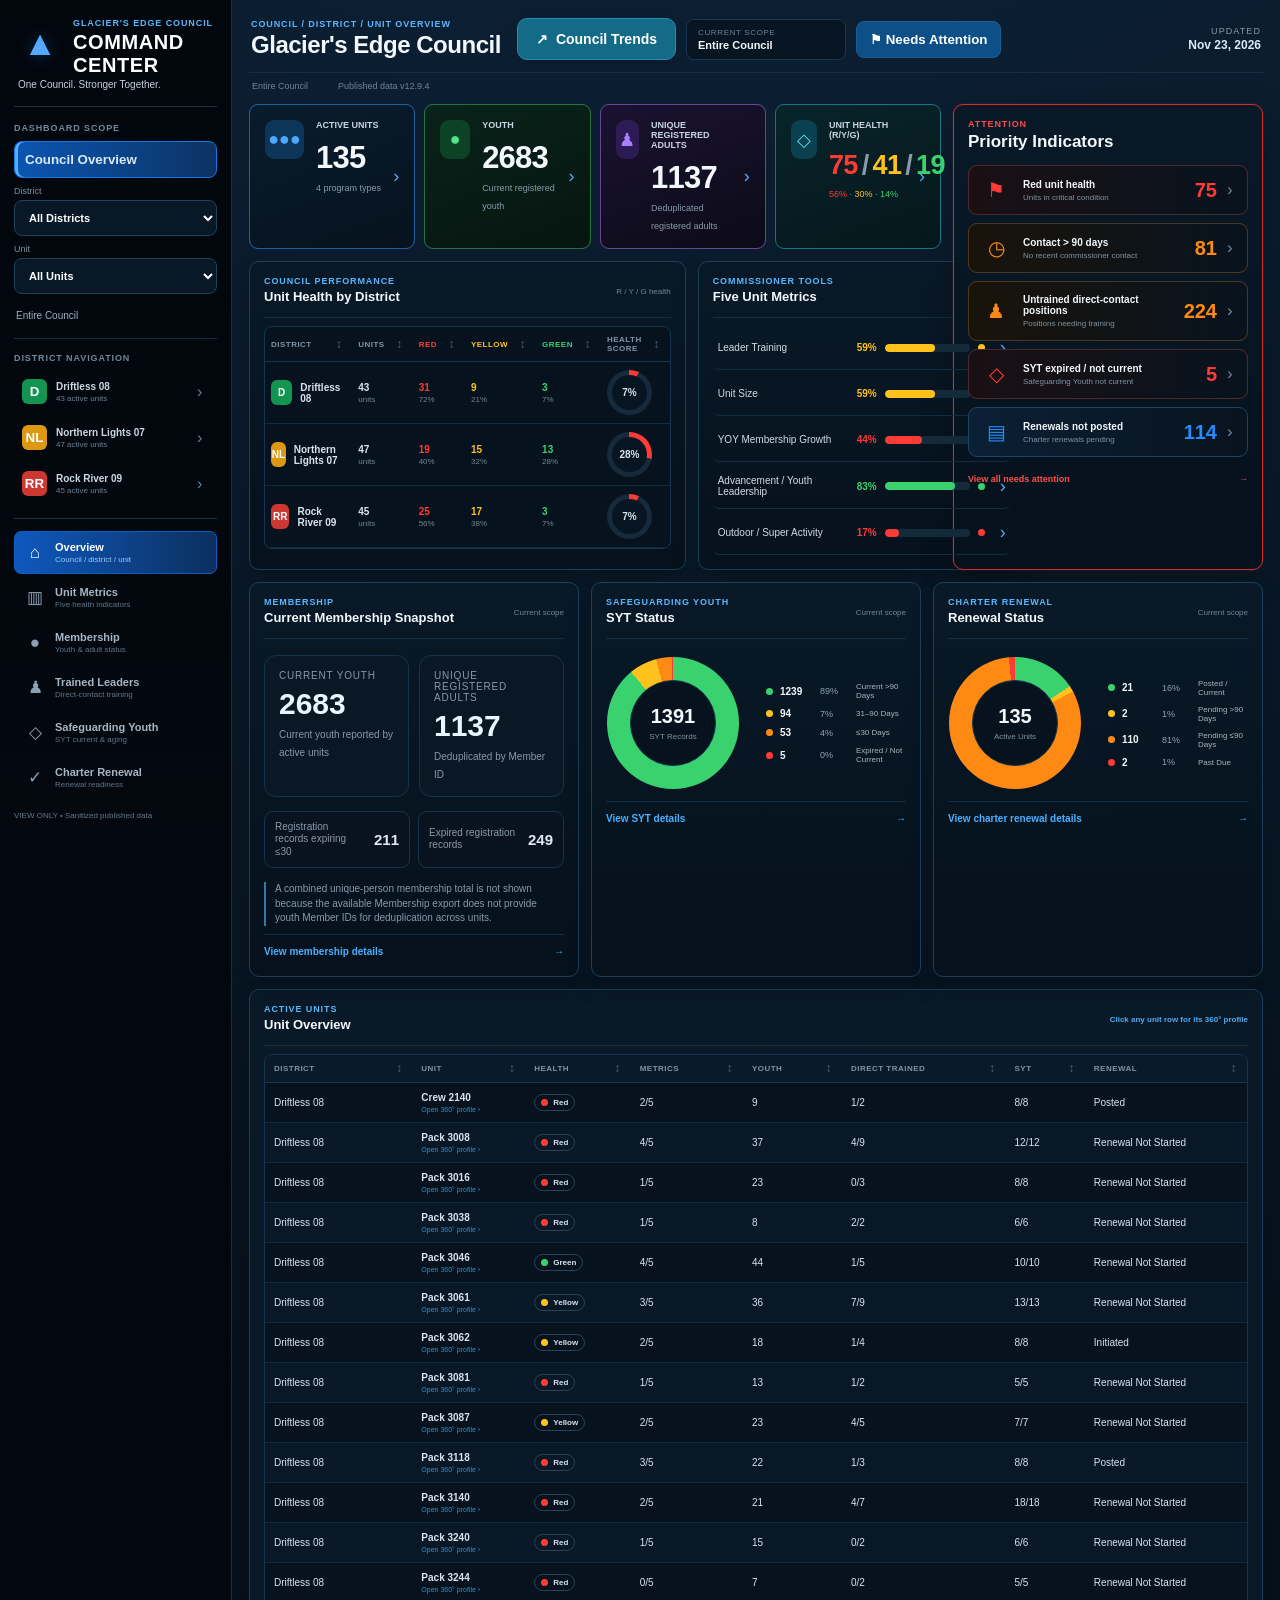
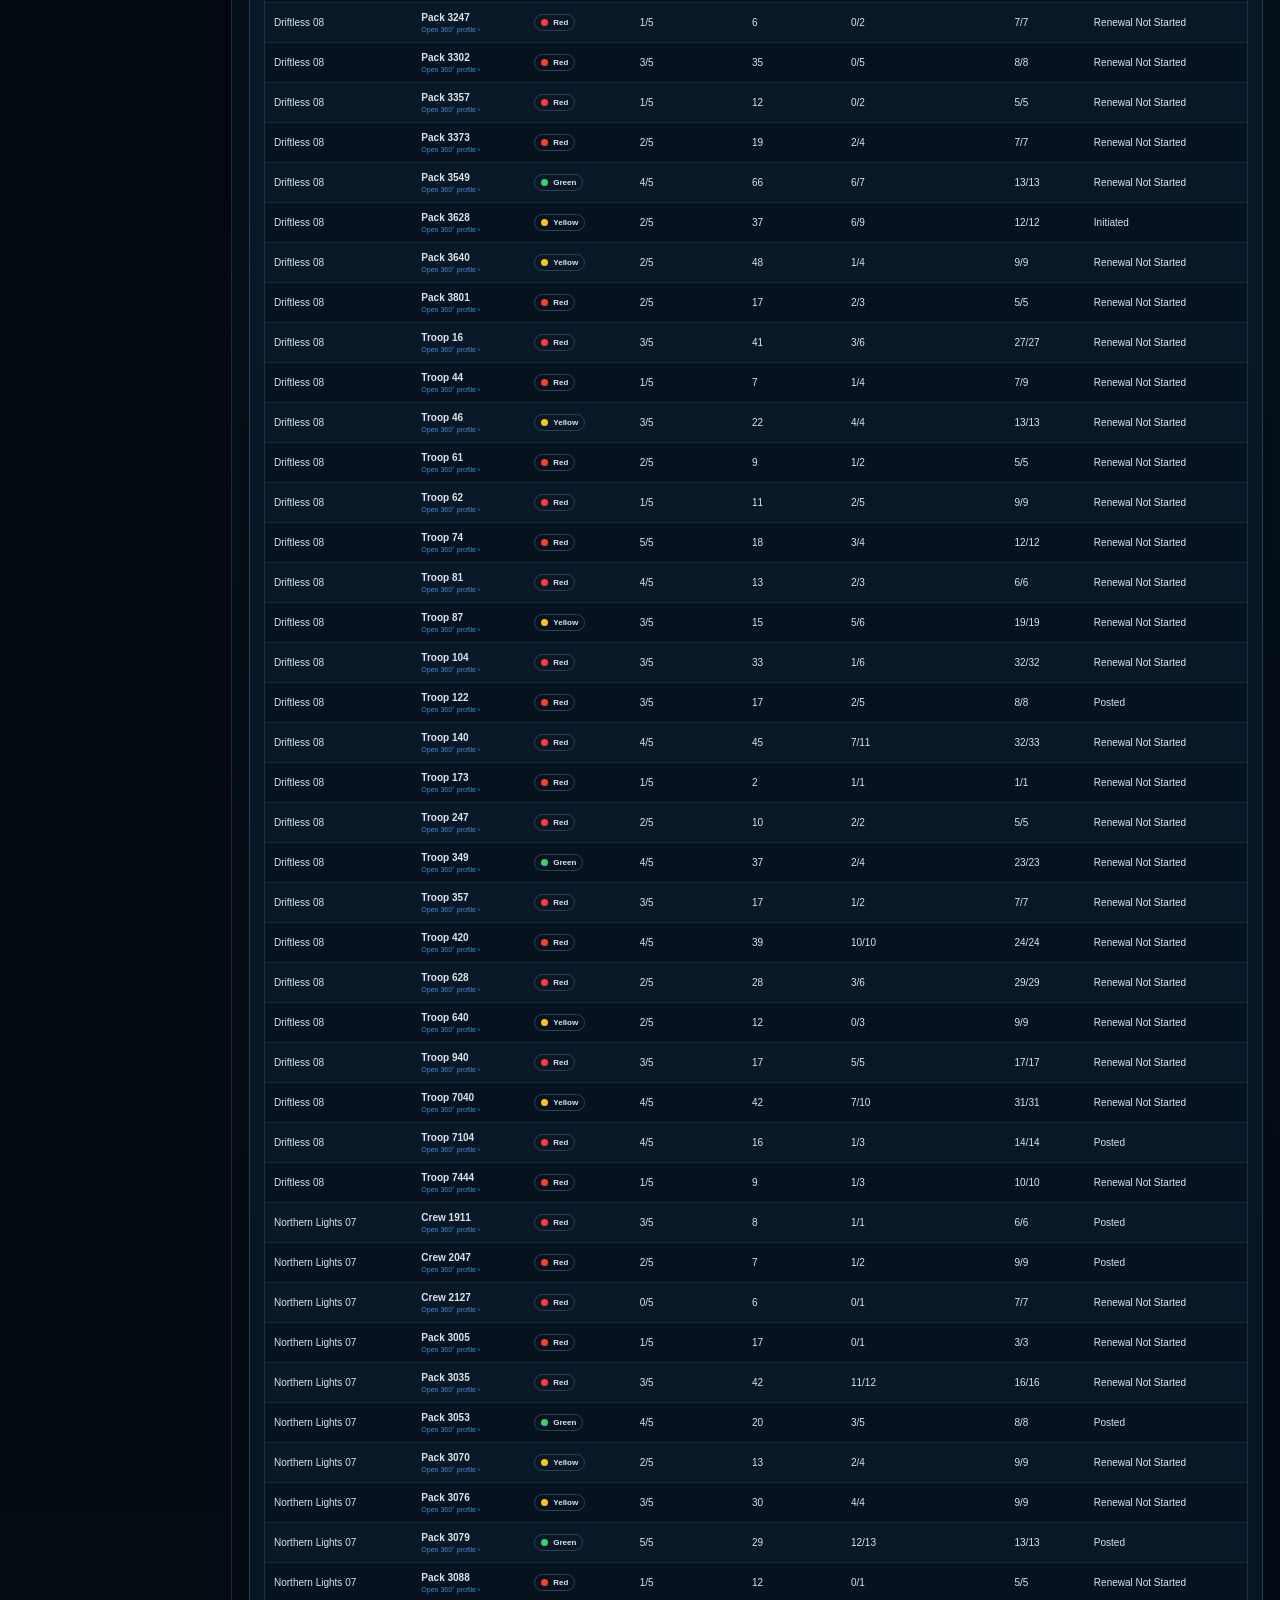
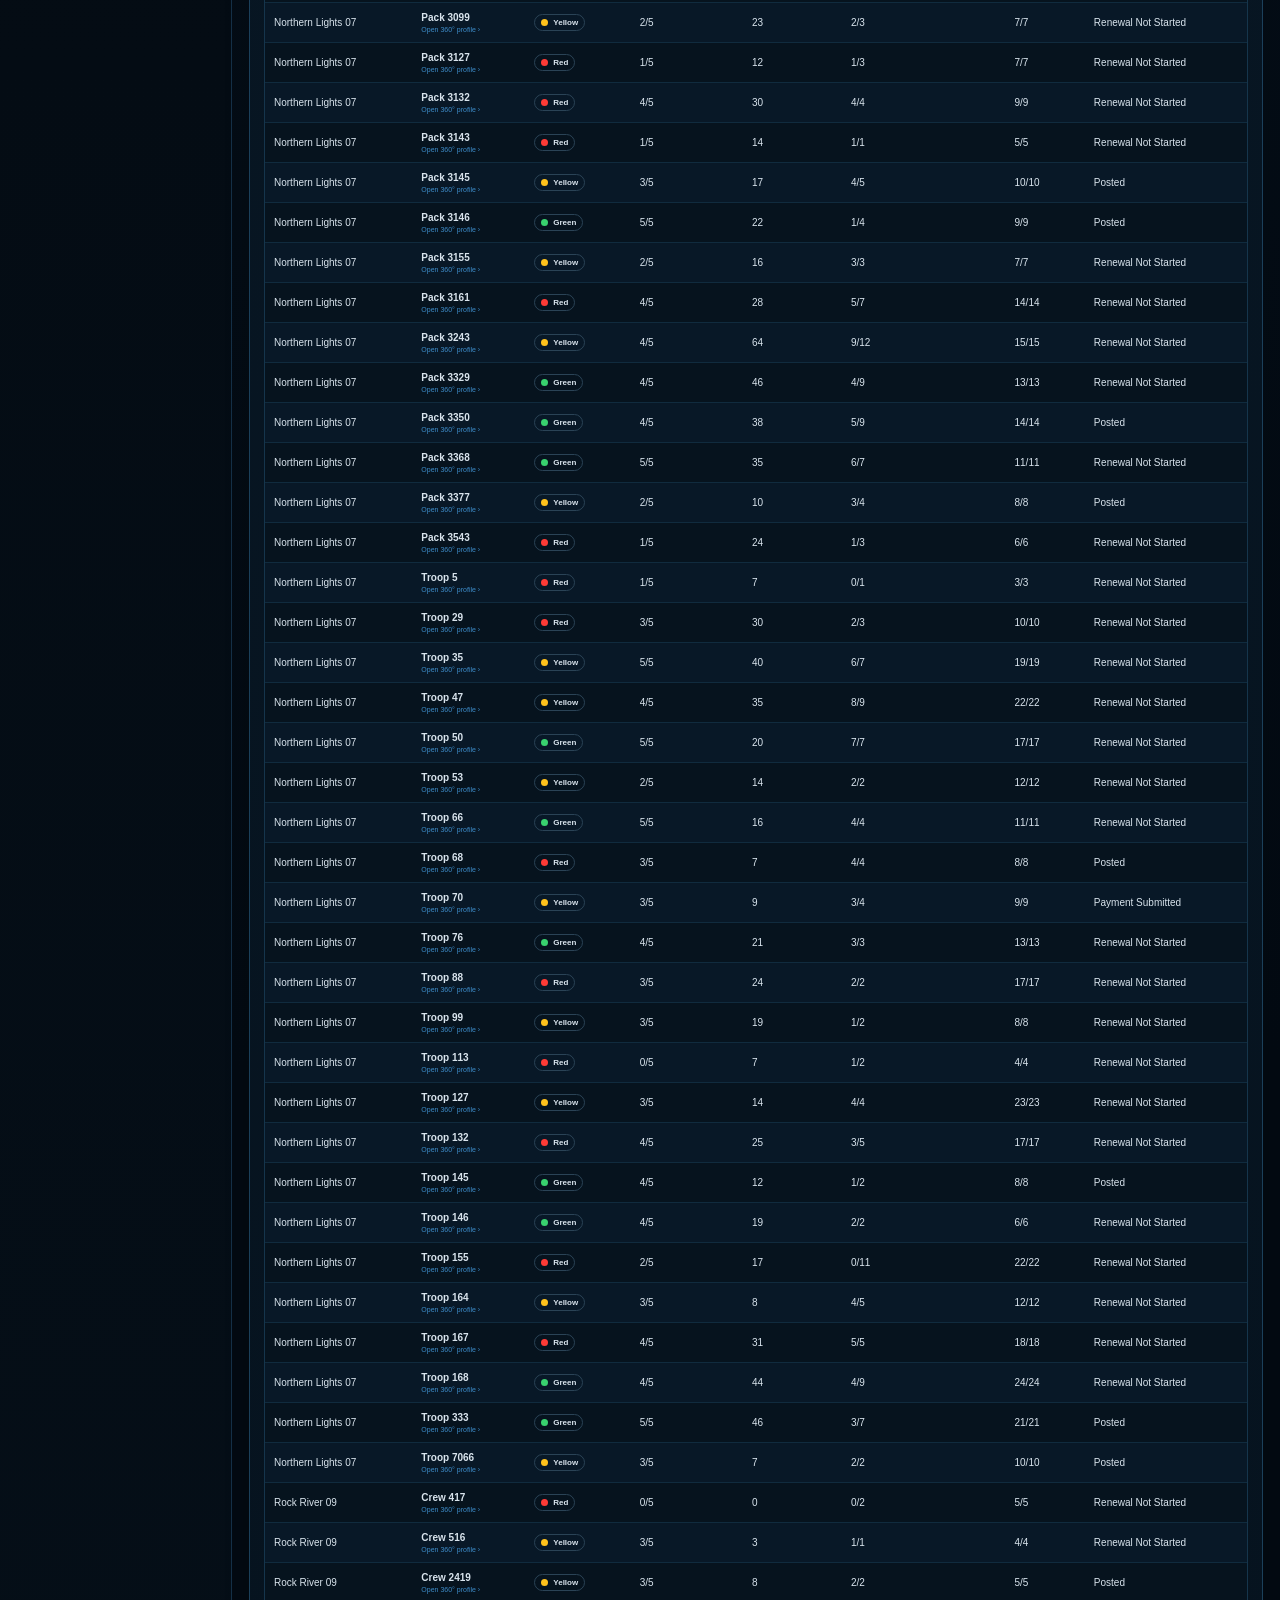
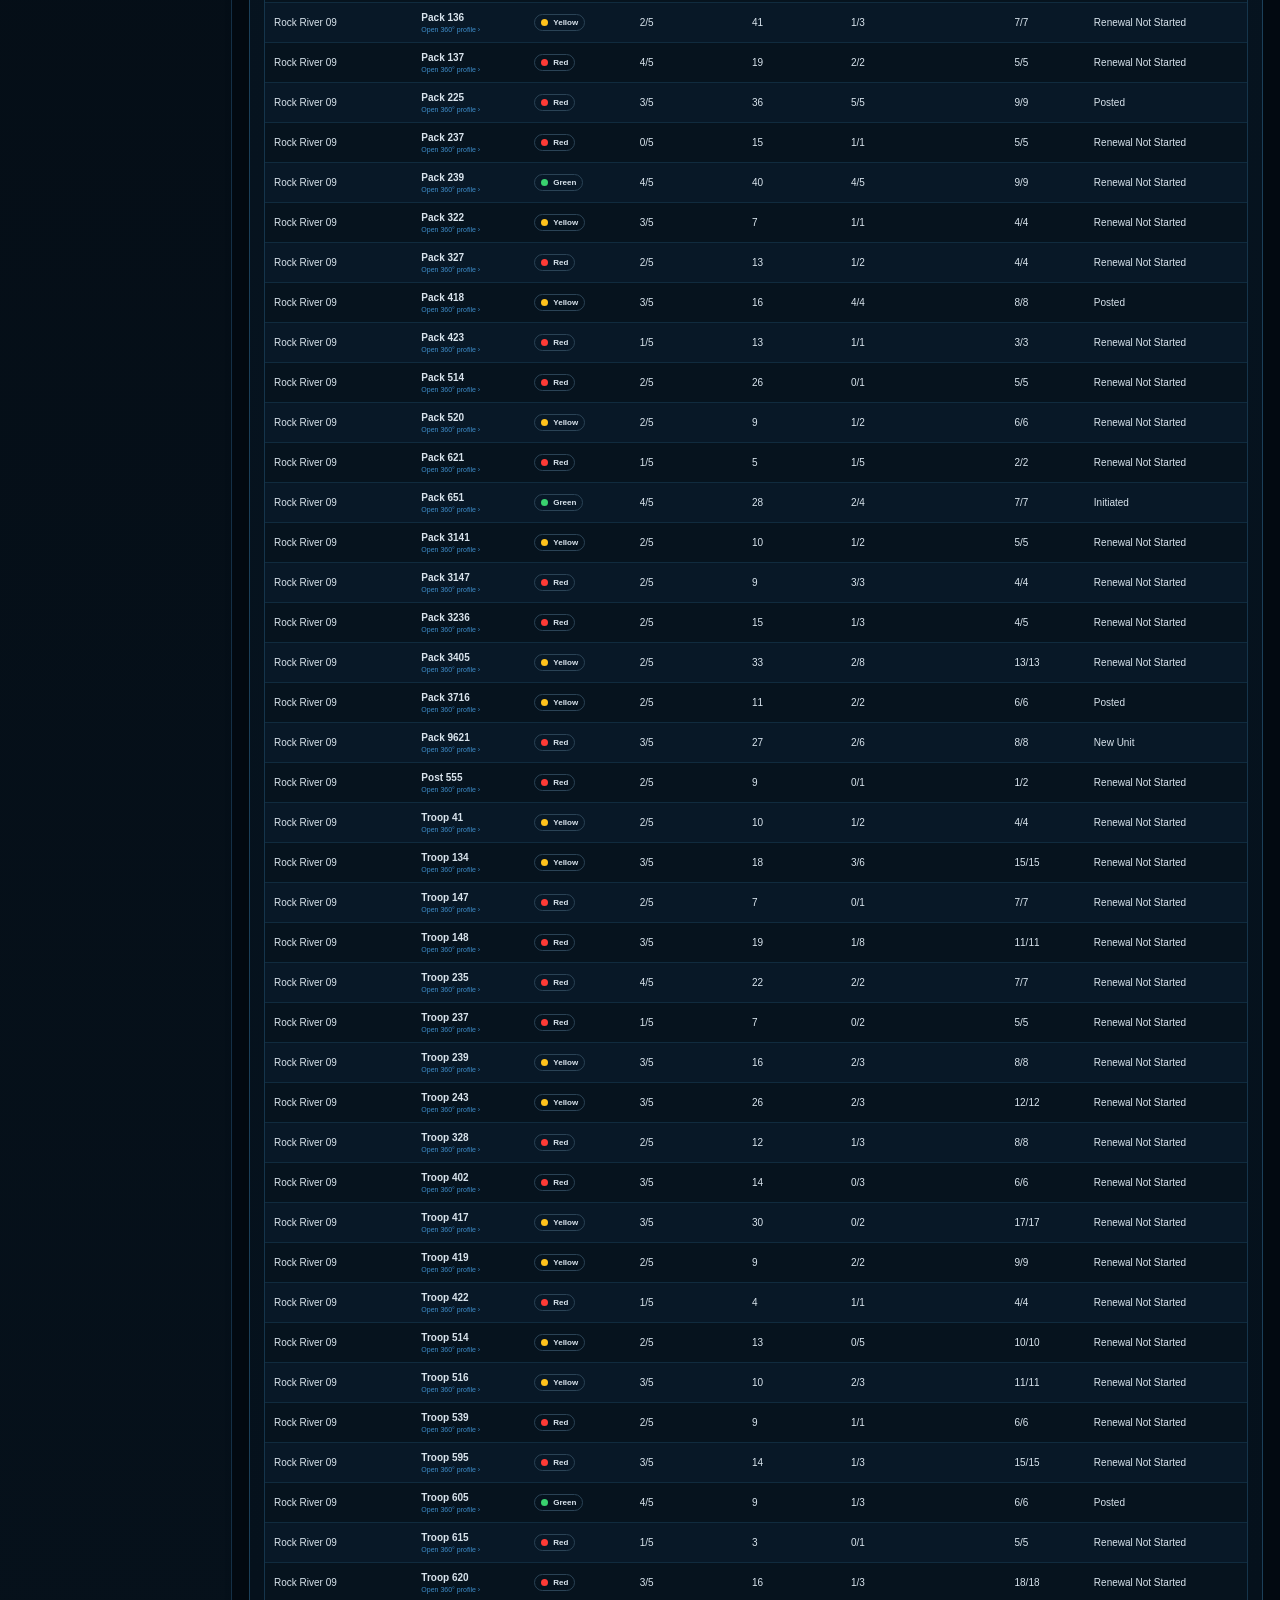
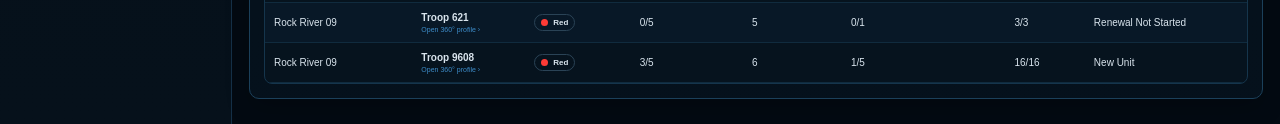
<file: index.html>
<!doctype html><html lang="en"><head><meta charset="utf-8"><meta name="viewport" content="width=device-width,initial-scale=1"><title>Glacier's Edge Council Command Center</title><link rel="stylesheet" href="style.css"><style>.council-trends-link{display:inline-flex;align-items:center;justify-content:center;gap:8px;padding:12px 18px;background:#146b87;color:#fff;border:1px solid #248eac;border-radius:10px;font-weight:700;font-size:14px;text-decoration:none;white-space:nowrap;box-shadow:0 3px 10px #0002}.council-trends-link:hover{background:#0e526a}.council-trends-link:focus-visible{outline:3px solid #51c8ea;outline-offset:3px}@media(max-width:700px){.top-actions{flex-wrap:wrap}.council-trends-link{padding:10px 14px}}</style></head><body class="viewer">
<div class="app"><aside class="sidebar"><div class="brand"><div class="eyebrow">Glacier's Edge Council</div><h1>COMMAND CENTER</h1><p>One Council. Stronger Together.</p></div>
<div class="scope-panel"><div class="file-title">Dashboard Scope</div><button id="councilScopeBtn" class="scope-btn active">Council Overview</button><label>District<select id="districtSelect"><option value="">All Districts</option></select></label><label>Unit<select id="unitSelect"><option value="">All Units</option></select></label><div id="scopeLabel" class="scope-label">Entire Council</div><div class="scope-nav-title">District Navigation</div><div id="districtNav" class="district-nav"></div></div>
<nav><button class="nav active" data-view="overview"><span class="nav-icon">⌂</span><span><b>Overview</b><small>Council / district / unit</small></span></button><button class="nav" data-view="metrics"><span class="nav-icon">▥</span><span><b>Unit Metrics</b><small>Five health indicators</small></span></button><button class="nav" data-view="membership"><span class="nav-icon">●</span><span><b>Membership</b><small>Youth & adult status</small></span></button><button class="nav" data-view="training"><span class="nav-icon">♟</span><span><b>Trained Leaders</b><small>Direct-contact training</small></span></button><button class="nav" data-view="syt"><span class="nav-icon">◇</span><span><b>Safeguarding Youth</b><small>SYT current & aging</small></span></button><button class="nav" data-view="charter"><span class="nav-icon">✓</span><span><b>Charter Renewal</b><small>Renewal readiness</small></span></button></nav>
<div id="adminSources" class="file-panel"><div class="file-title">Council Data Sources</div><label class="filebox"><span><b>Unit Metrics</b><small id="metricsStatus">Not loaded</small></span><input id="metricsFile" type="file" accept=".csv"><i>Upload</i></label><label class="filebox"><span><b>Trained Leaders</b><small id="trainingStatus">Not loaded</small></span><input id="trainingFile" type="file" accept=".csv"><i>Upload</i></label><label class="filebox"><span><b>Safeguarding Youth</b><small id="sytStatus">Not loaded</small></span><input id="sytFile" type="file" accept=".csv"><i>Upload</i></label><label class="filebox"><span><b>Charter Renewal</b><small id="charterStatus">Not loaded</small></span><input id="charterFile" type="file" accept=".csv"><i>Upload</i></label><label class="filebox"><span><b>Membership</b><small id="membershipStatus">Not loaded</small></span><input id="membershipFile" type="file" accept=".csv"><i>Upload</i></label></div>
<div id="viewerNote" class="privacy" hidden>VIEW ONLY • Sanitized published data</div><div id="adminNote" class="privacy">ADMIN • CSVs stay in this browser</div></aside>
<main class="main"><header class="topbar"><div class="command-title"><div id="viewEyebrow" class="eyebrow">Council Overview</div><h2 id="viewTitle">Glacier's Edge Council</h2></div><div class="top-actions"><a href="trends.html" class="council-trends-link"><span aria-hidden="true">↗</span> Council Trends</a><div class="scope-readout"><span>Current Scope</span><strong id="scopeTop">Entire Council</strong></div><button id="attentionBtn" class="attention-toggle"><span>⚑</span> Needs Attention</button></div><div class="updated-date"><span>Updated</span><strong id="dashboardUpdatedDate">—</strong></div></header><div class="meta"><span id="metaScope">Entire Council</span><span id="metaDate"></span><span id="dataState"></span></div>
<section id="emptyState" class="empty card"><h2>Load the five Glacier's Edge Council reports</h2><p>Unit Metrics and Charter Renewal define the active unit roster. Training, SYT, and Membership enrich those units.</p></section>
<section id="publishPanel" class="card publish-panel"><div class="section-head"><div><div class="eyebrow">Viewer Publishing</div><h3>Generate Sanitized Viewer data.js</h3><p>Publishes unit and district aggregates only; names, member IDs, email, phone, and addresses are excluded.</p></div><button id="publishBtn" class="publish-btn">Generate Viewer data.js</button></div><div id="publishStatus" class="muted">Load council reports first.</div></section>
<section id="overviewView" class="view" hidden>
<div id="unitProfile" class="card unit-profile" hidden><div class="profile-head"><div><div class="eyebrow">360° Unit Profile</div><h3 id="profileTitle">Unit</h3><p id="profileOrg" class="muted"></p></div><span id="profileHealth" class="profile-health">—</span></div><div id="profileGrid" class="profile-grid"></div></div>
<div class="overview-shell">
  <div class="overview-core">
    <div id="overviewKpis" class="hero-kpis"></div>
    <div class="overview-middle">
      <section class="card scorecard-card"><div class="panel-heading"><div><div class="eyebrow">Council Performance</div><h3>Unit Health by District</h3></div><span class="panel-caption">R / Y / G health</span></div><div class="tablewrap clean-table"><table><thead><tr><th data-sort-type="text">District</th><th data-sort-type="number">Units</th><th class="r-text" data-sort-type="number">Red</th><th class="y-text" data-sort-type="number">Yellow</th><th class="g-text" data-sort-type="number">Green</th><th data-sort-type="number">Health Score</th></tr></thead><tbody id="districtRows"></tbody></table></div></section>
      <section class="card metrics-summary-card"><div class="panel-heading"><div><div class="eyebrow">Commissioner Tools</div><h3>Five Unit Metrics</h3></div><span class="panel-caption">% units meeting</span></div><div id="overviewMetricBars" class="metric-bars"></div></section>
    </div>
  </div>
  <aside class="card priority-panel"><div class="priority-heading"><div class="eyebrow red-eyebrow">Attention</div><h3>Priority Indicators</h3></div><div id="priorityList" class="priority-stack"></div><button id="priorityAction" class="priority-action" type="button">View all needs attention <span>→</span></button></aside>
</div>
<div class="status-grid">
  <section class="card status-card"><div class="panel-heading"><div><div class="eyebrow">Membership</div><h3>Current Membership Snapshot</h3></div><span class="scope-mini">Current scope</span></div><div id="membershipDonut"></div><button class="panel-link" data-target-view="membership" type="button">View membership details <span>→</span></button></section>
  <section class="card status-card"><div class="panel-heading"><div><div class="eyebrow">Safeguarding Youth</div><h3>SYT Status</h3></div><span class="scope-mini">Current scope</span></div><div id="sytDonut"></div><button class="panel-link" data-target-view="syt" type="button">View SYT details <span>→</span></button></section>
  <section class="card status-card"><div class="panel-heading"><div><div class="eyebrow">Charter Renewal</div><h3>Renewal Status</h3></div><span class="scope-mini">Current scope</span></div><div id="charterDonut"></div><button class="panel-link" data-target-view="charter" type="button">View charter renewal details <span>→</span></button></section>
</div>
<section class="card unit-table-card"><div class="panel-heading"><div><div class="eyebrow">Active Units</div><h3>Unit Overview</h3></div><span class="panel-caption">Click any unit row for its 360° profile</span></div><div class="tablewrap"><table><thead><tr><th data-sort-type="text">District</th><th data-sort-type="unit">Unit</th><th data-sort-type="health">Health</th><th data-sort-type="number">Metrics</th><th data-sort-type="number">Youth</th><th data-sort-type="number">Direct Trained</th><th data-sort-type="number">SYT</th><th data-sort-type="text">Renewal</th></tr></thead><tbody id="unitRows"></tbody></table></div></section>
</section>
<section id="metricsView" class="view" hidden><div id="metricsKpis" class="kpis"></div><section class="card"><div class="eyebrow">Five Commissioner Tools Metrics</div><h3>Health Indicators</h3><div id="metricIndicators" class="health-grid"></div></section><section class="card"><div class="tablewrap"><table><thead><tr><th data-sort-type="text">District</th><th data-sort-type="unit">Unit</th><th data-sort-type="health">Health</th><th data-sort-type="number">Score</th><th data-sort-type="number">Youth</th><th data-sort-type="number">YOY</th><th data-sort-type="number">Retention</th><th data-sort-type="date">Last Contact</th><th data-sort-type="text">Commissioner</th></tr></thead><tbody id="metricRows"></tbody></table></div></section></section>
<section id="membershipView" class="view" hidden><div id="membershipKpis" class="kpis"></div><div class="data-definition-note"><strong>Adult count definitions:</strong> <b>Unique Registered Adults</b> is a deduplicated people count using Member ID. <b>Adult Registrations</b> counts unit registrations and may count the same person more than once when they serve in multiple units or positions.</div><section class="card"><div class="eyebrow">Registration Exposure</div><h3>Membership Aging</h3><div id="membershipBands" class="aging-bands"></div></section><section class="card"><div class="tablewrap"><table><thead><tr><th data-sort-type="text">District</th><th data-sort-type="unit">Unit</th><th data-sort-type="number">Youth Current</th><th data-sort-type="number">Youth ≤30</th><th data-sort-type="number">Youth Expired</th><th data-sort-type="number">Adult Registrations Current</th><th data-sort-type="number">Adult Reg. ≤30</th><th data-sort-type="number">Adult Reg. Expired</th></tr></thead><tbody id="membershipRows"></tbody></table></div></section></section>
<section id="trainingView" class="view" hidden><div id="trainingKpis" class="kpis"></div><section class="card"><div class="eyebrow">Direct Contact Training</div><h3>By Program</h3><div id="trainingBars" class="bars"></div></section><section class="card"><div class="tablewrap"><table><thead><tr><th data-sort-type="text">District</th><th data-sort-type="unit">Unit</th><th data-sort-type="text">Position / Program</th><th data-sort-type="yesno">Direct</th><th data-sort-type="yesno">Trained</th><th data-sort-type="number">Count</th></tr></thead><tbody id="trainingRows"></tbody></table></div></section></section>
<section id="sytView" class="view" hidden><div id="sytKpis" class="kpis"></div><section class="card"><div class="eyebrow">SYT Aging</div><h3>Registration Records</h3><div id="sytBands" class="aging-bands"></div></section><section class="card"><div class="tablewrap"><table><thead><tr><th data-sort-type="text">District</th><th data-sort-type="unit">Unit</th><th data-sort-type="syt">Status</th><th data-sort-type="number">Count</th></tr></thead><tbody id="sytRows"></tbody></table></div></section></section>
<section id="charterView" class="view" hidden><div id="charterKpis" class="kpis"></div><section class="card"><div class="eyebrow">Renewal Aging</div><h3>Charter Status</h3><div id="charterBands" class="aging-bands"></div></section><section class="card"><div class="tablewrap"><table><thead><tr><th data-sort-type="text">District</th><th data-sort-type="unit">Unit</th><th data-sort-type="text">Chartered Organization</th><th data-sort-type="text">Status</th><th data-sort-type="date">Expiry</th><th data-sort-type="number">Youth</th><th data-sort-type="number">Adult Registrations</th></tr></thead><tbody id="charterRows"></tbody></table></div></section></section>
</main></div><script src="data.js"></script><script src="script.js"></script></body></html>
</file>
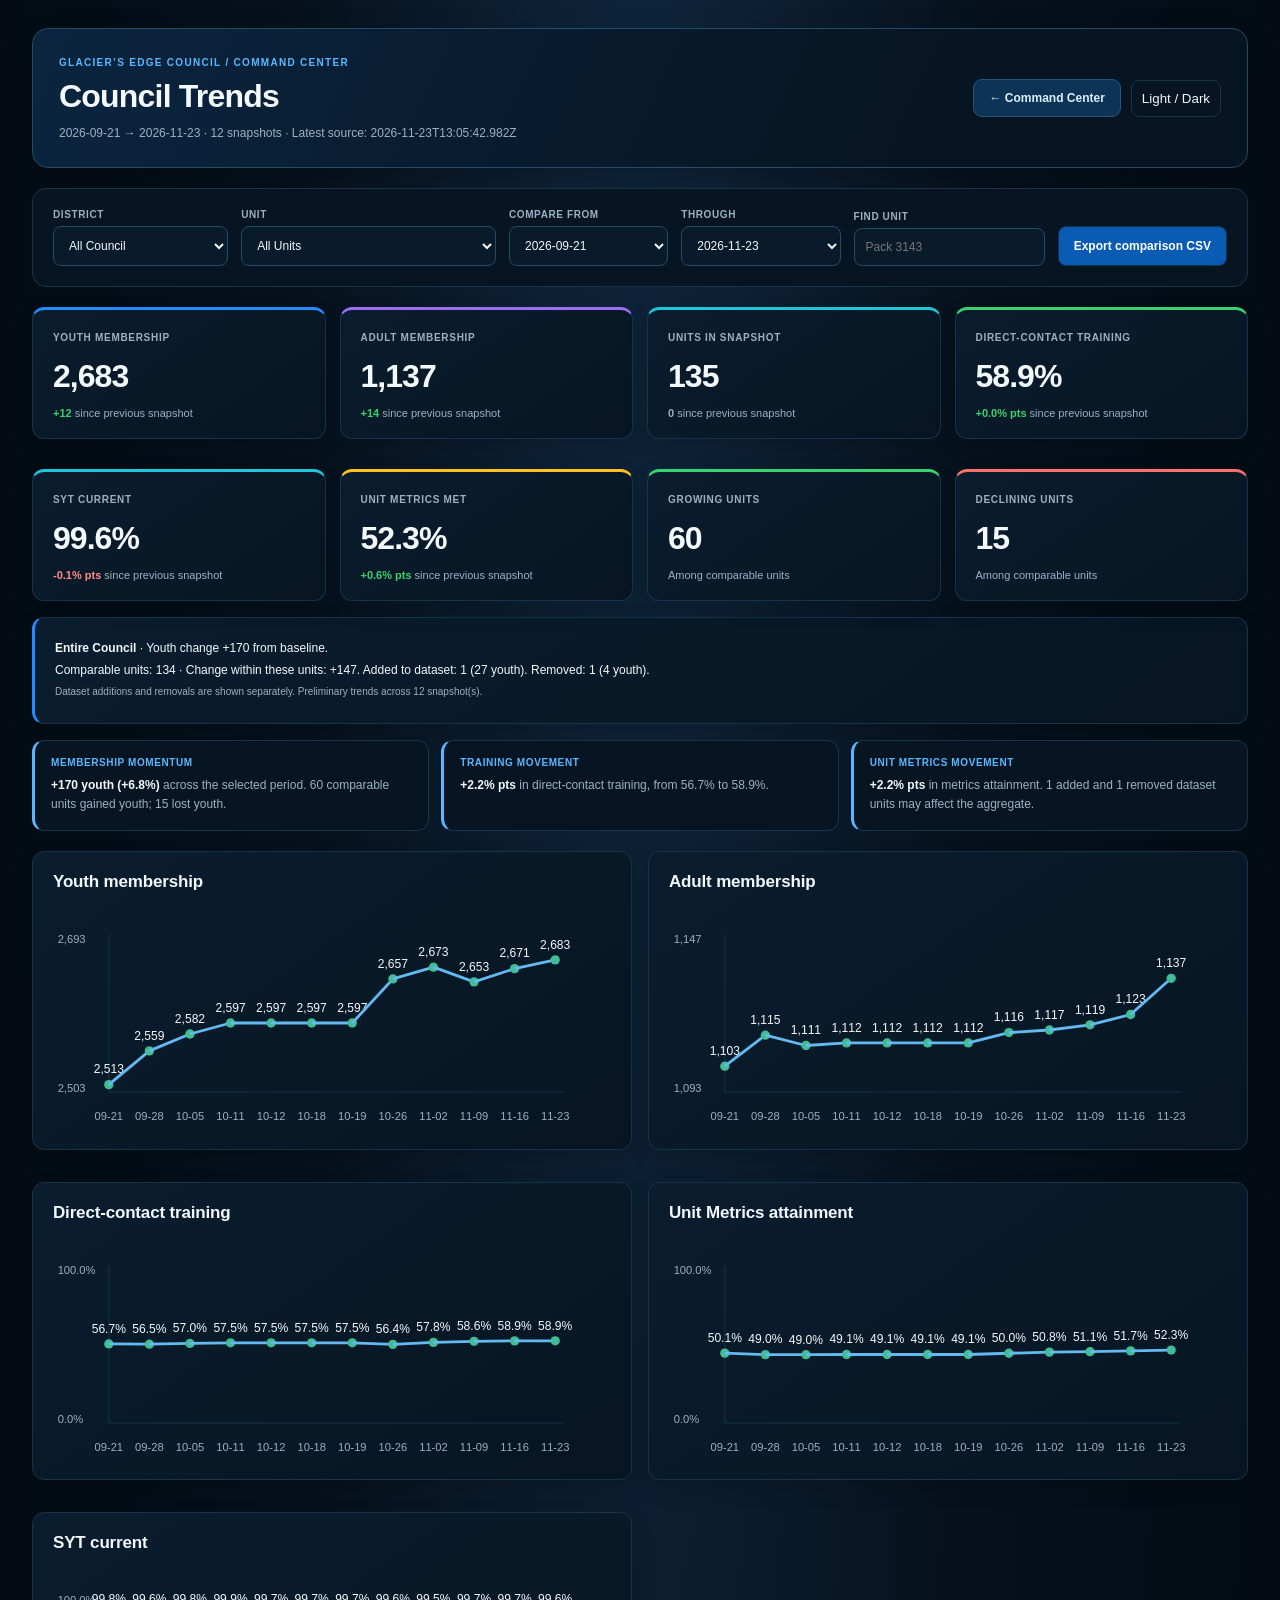
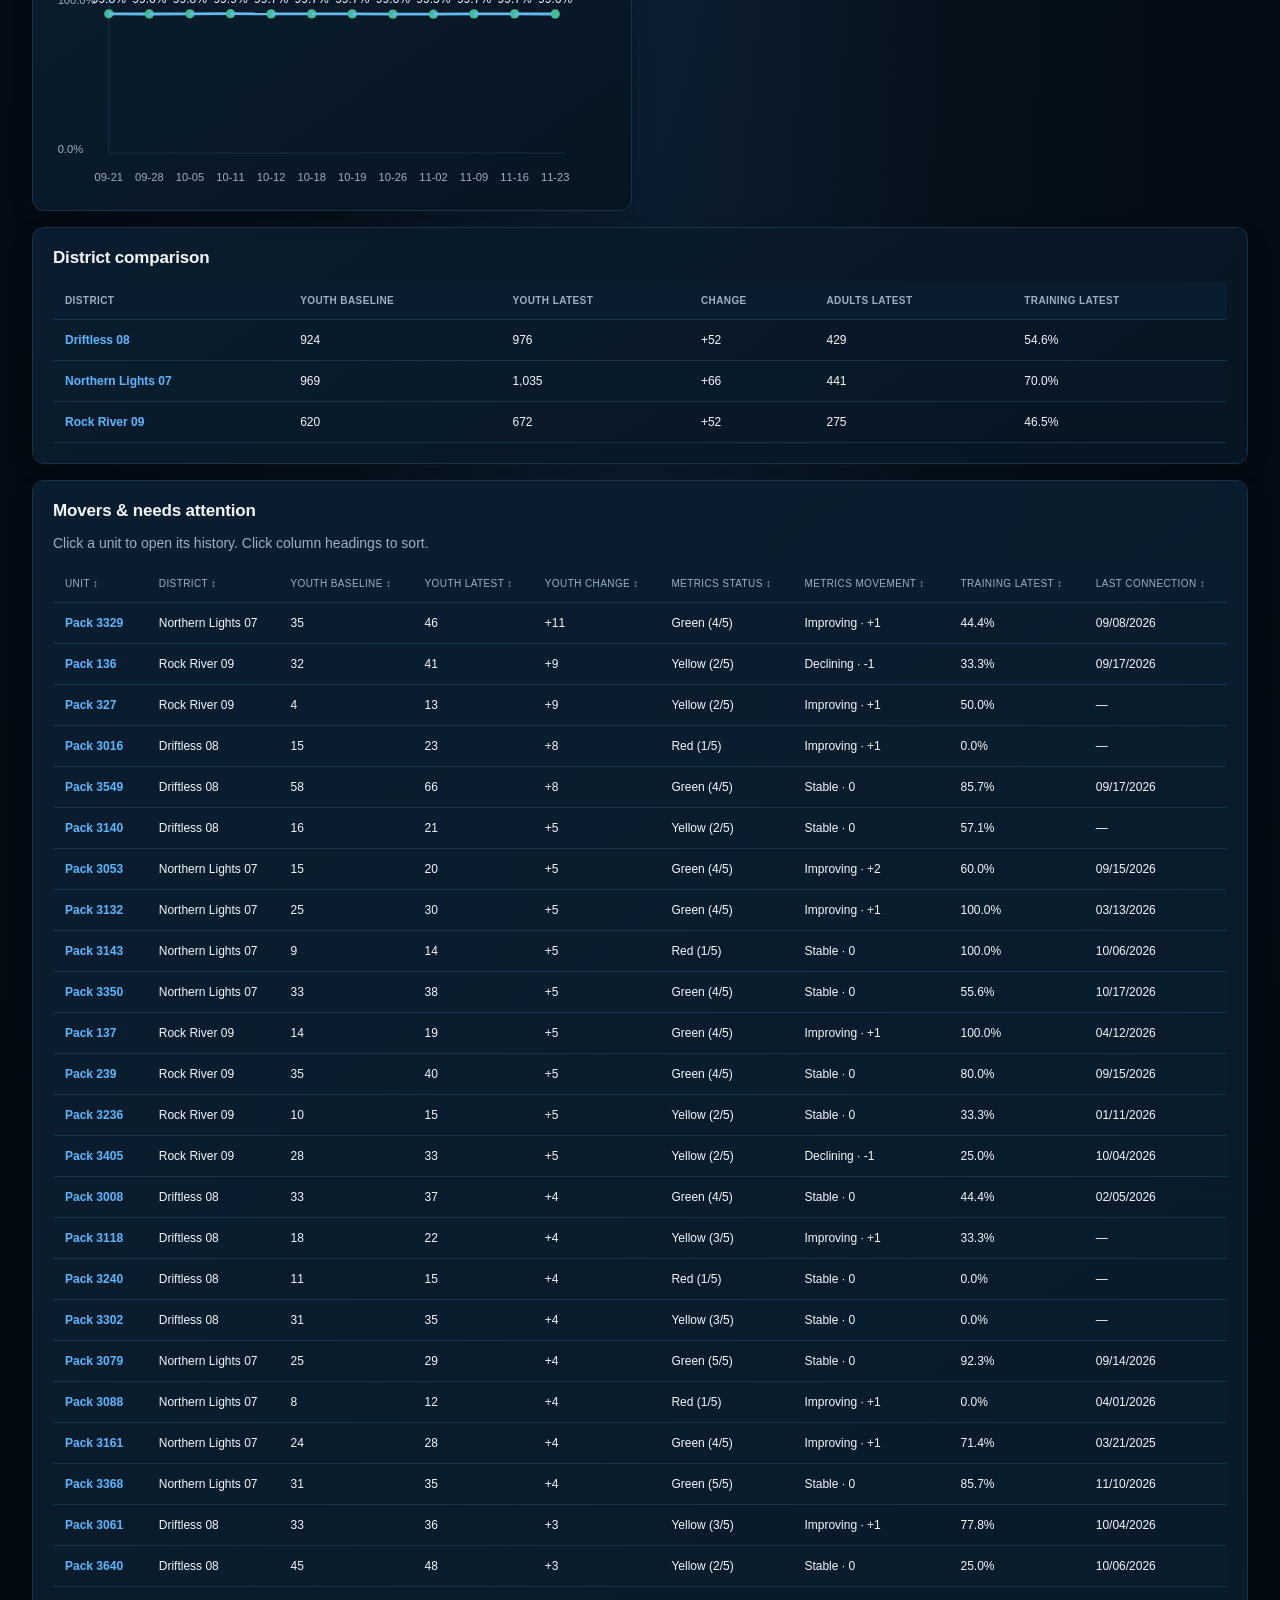
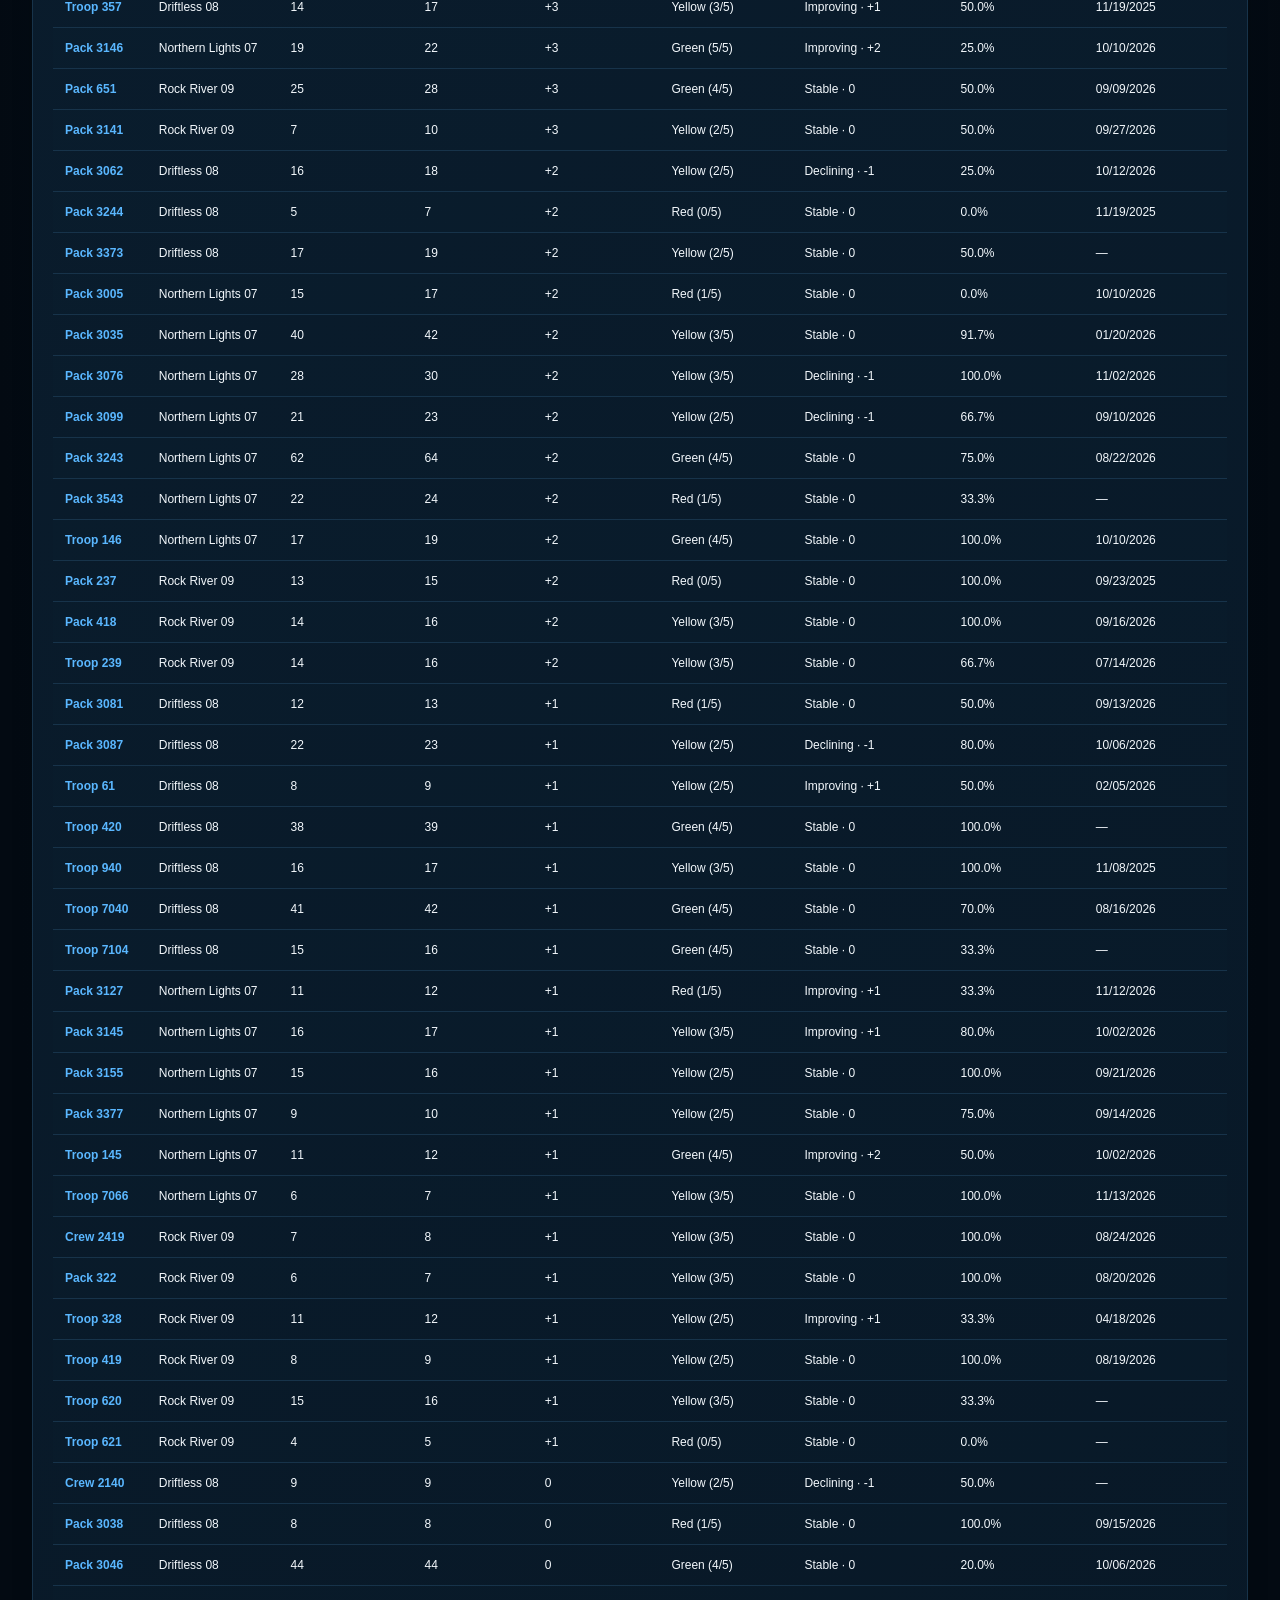
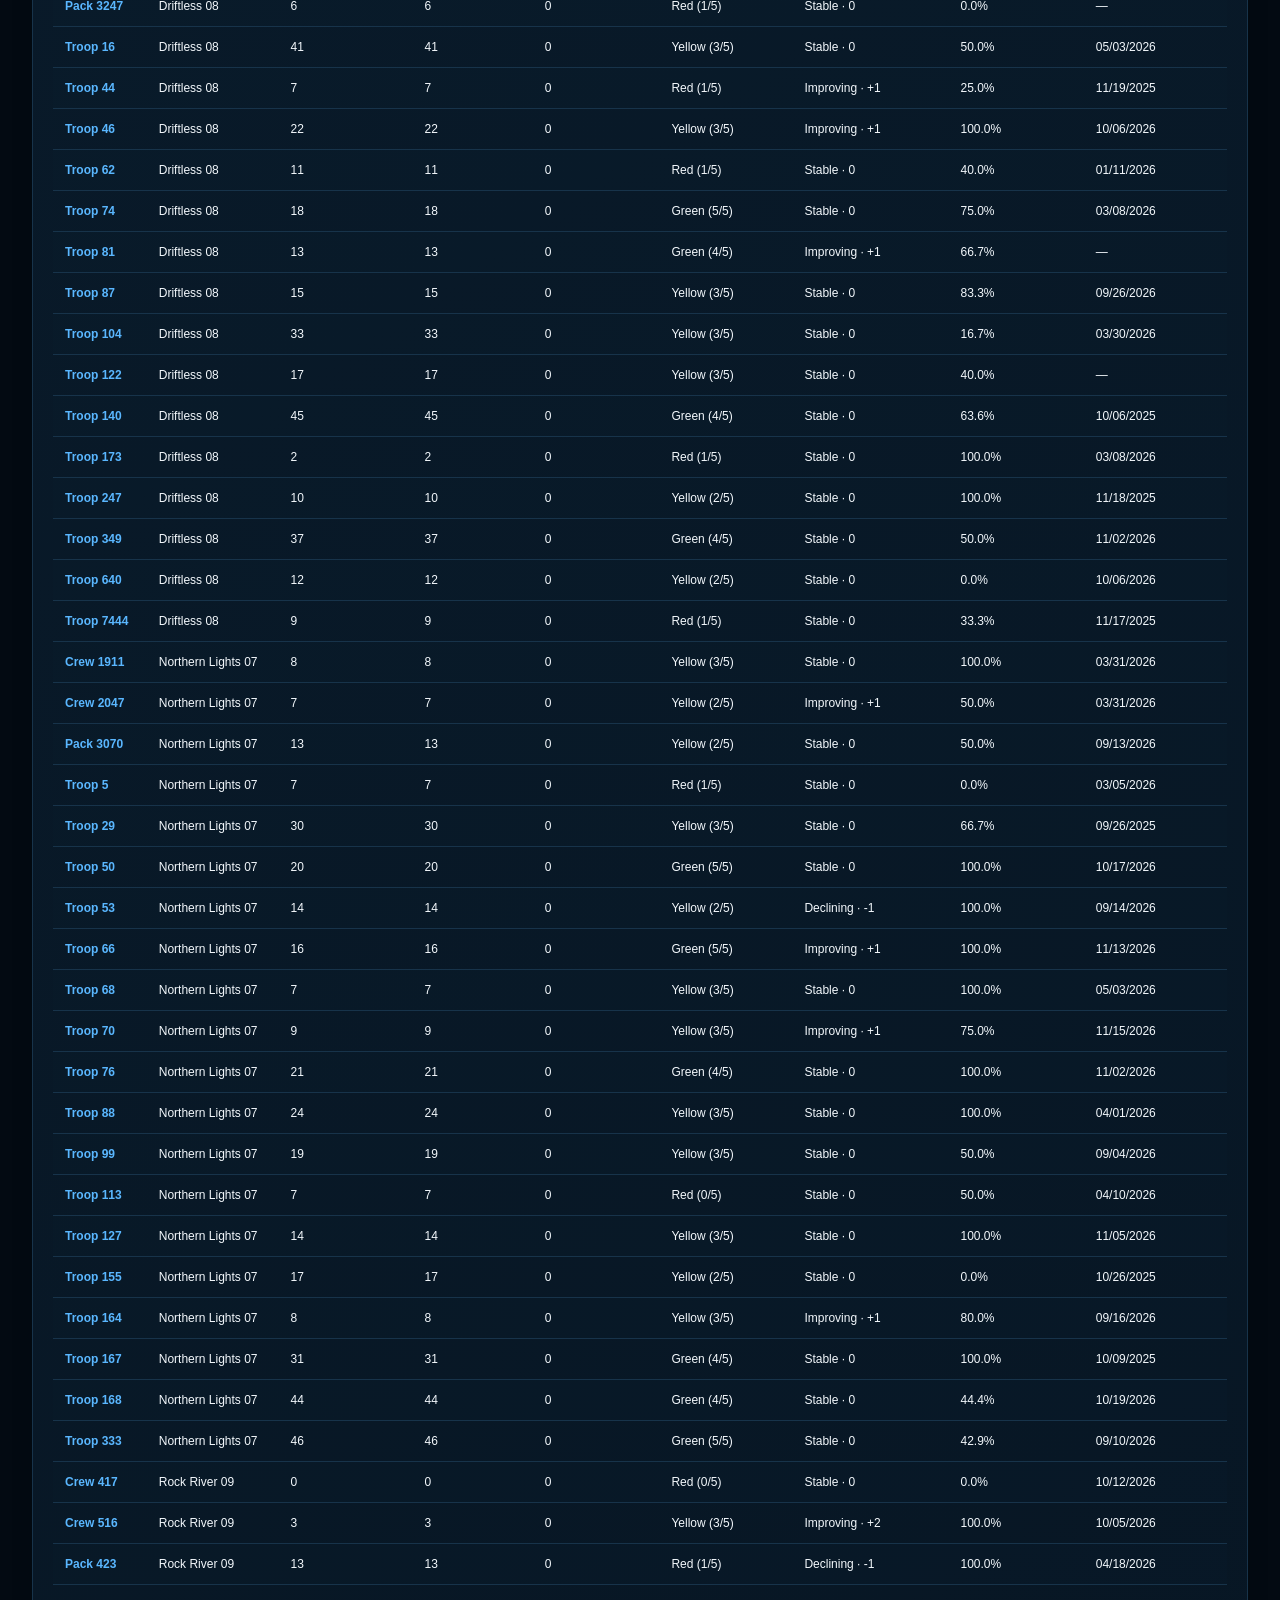
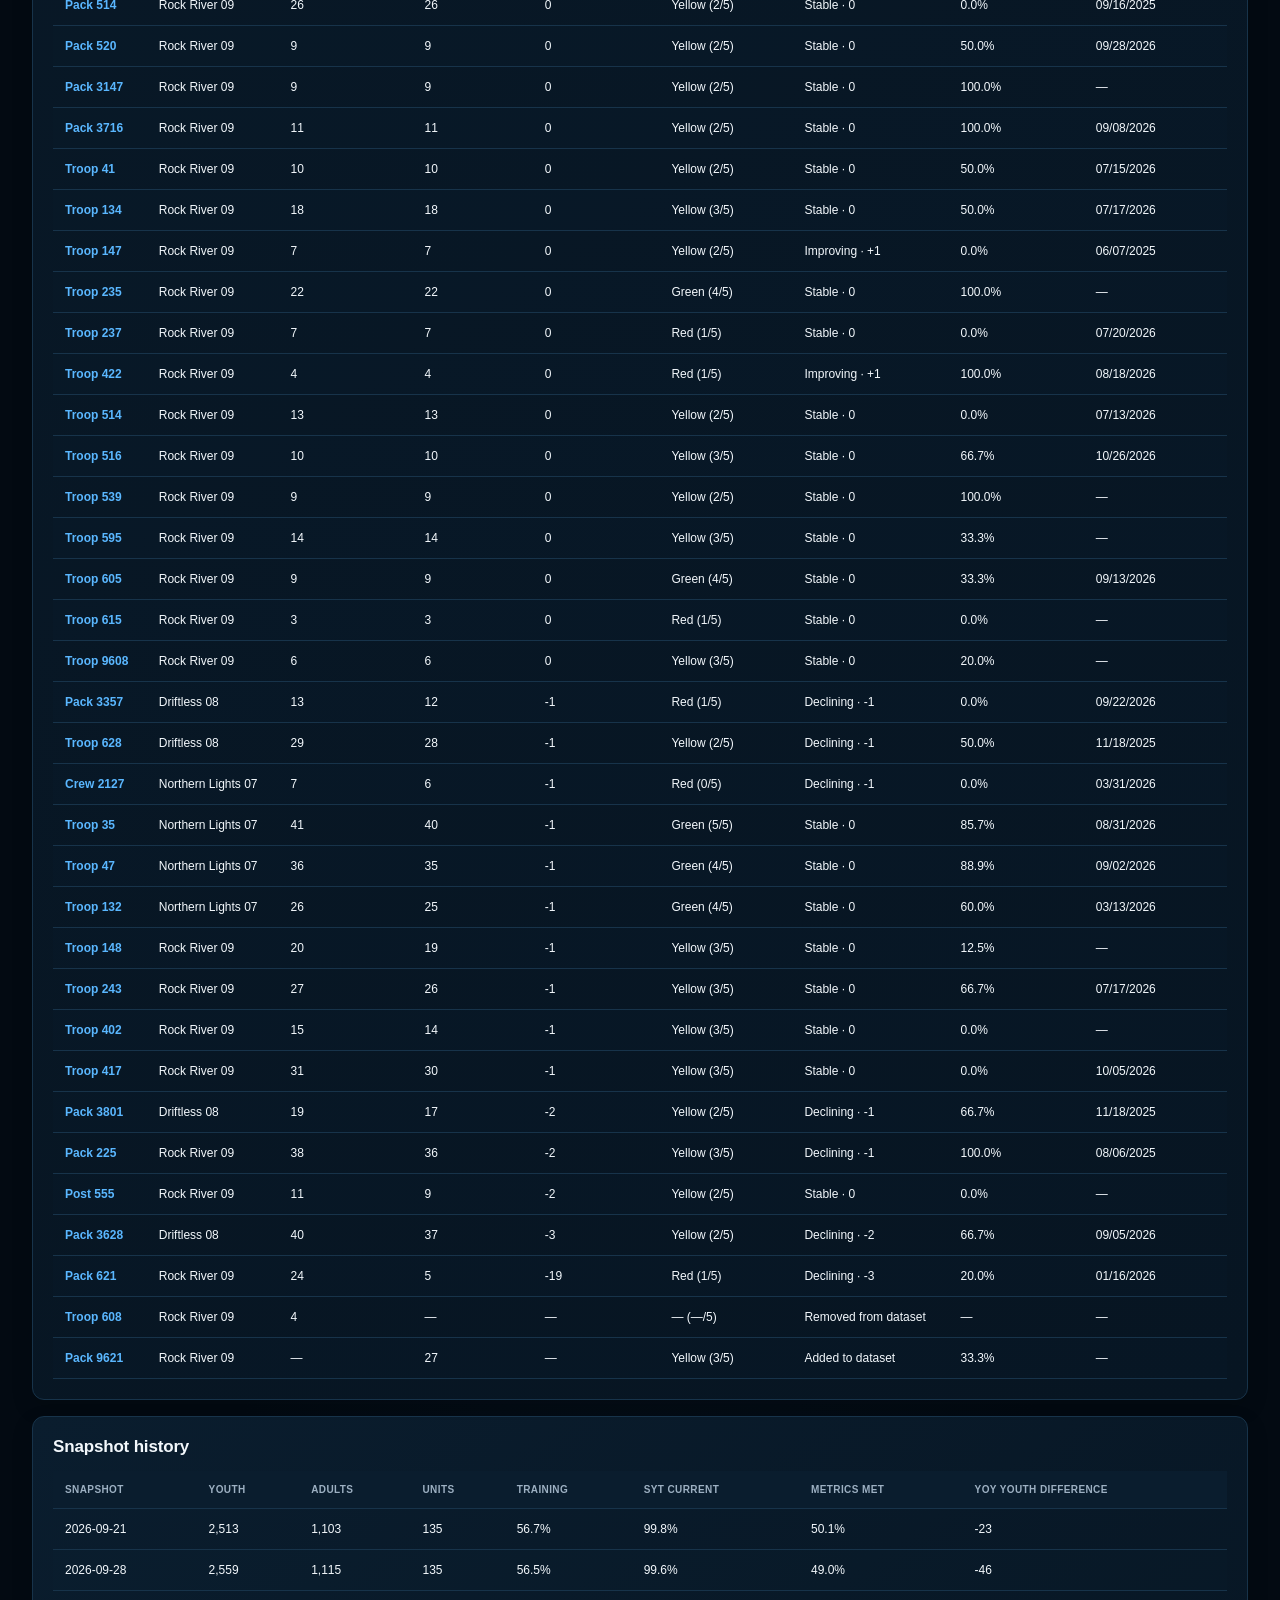
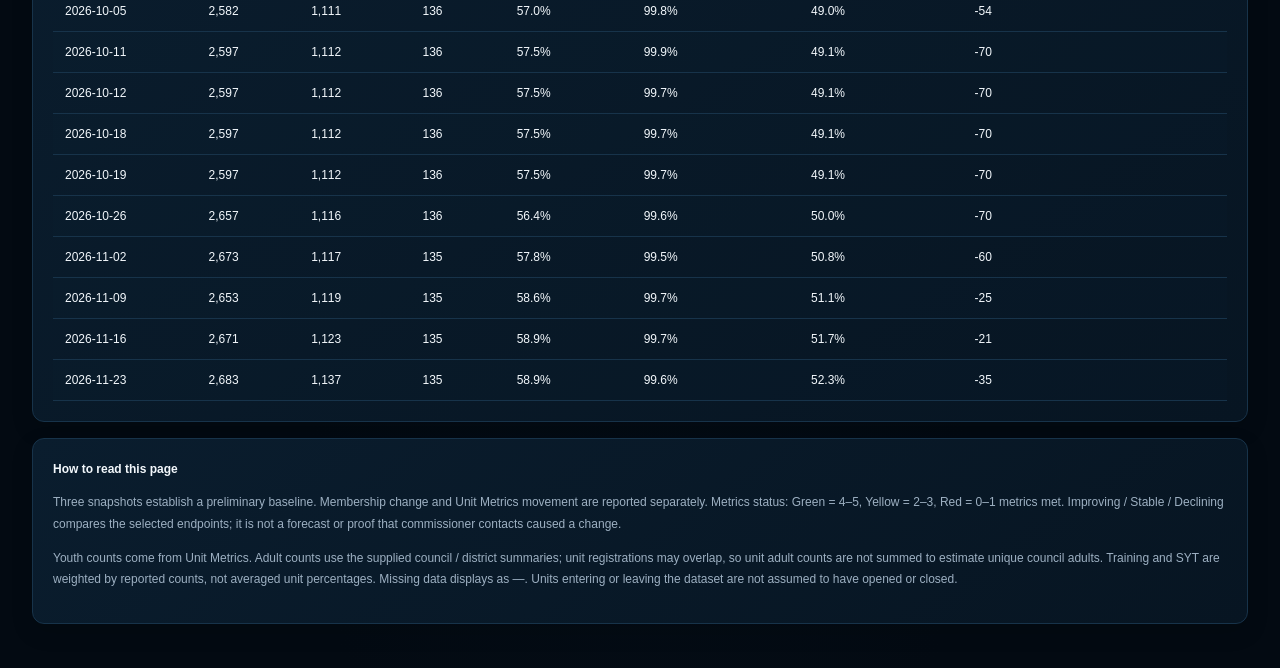
<file: trends.html>
<!doctype html><html lang="en"><meta charset="utf-8"><meta name="viewport" content="width=device-width,initial-scale=1"><title>Council Trends | Glacier’s Edge</title><style>
:root{color-scheme:dark;--bg:#0c1421;--panel:#152236;--text:#edf3fa;--muted:#a8bad1;--line:#304258}body.light{color-scheme:light;--bg:#edf2f8;--panel:white;--text:#142338;--muted:#526780;--line:#ced9e6}*{box-sizing:border-box}body{margin:0;background:var(--bg);color:var(--text);font:16px system-ui}main{max-width:1400px;margin:auto;padding:32px}a{color:#64b9ef}header,.filters{display:flex;justify-content:space-between;gap:16px;flex-wrap:wrap}h1{font-size:34px;margin:8px 0}h2{font-size:21px}p,small{color:var(--muted)}select,button,input{background:var(--panel);color:var(--text);border:1px solid var(--line);padding:10px;border-radius:8px}label{display:grid;gap:6px}.filters{justify-content:flex-start;margin:24px 0}.cards,.charts{display:grid;grid-template-columns:repeat(4,1fr);gap:16px}.charts{grid-template-columns:repeat(2,1fr)}.panel{background:var(--panel);border:1px solid var(--line);border-radius:14px;padding:20px;margin-bottom:16px}.value{font-size:30px;font-weight:700;margin:10px 0}.note{line-height:1.6}table{border-collapse:collapse;width:100%;white-space:nowrap}th,td{text-align:left;padding:12px;border-bottom:1px solid var(--line)}th button{border:0;padding:0;background:transparent}.scroll{overflow:auto}.good{color:#40bd95}.bad{color:#ee9696}svg{width:100%;height:auto}td button{border:0;color:#64b9ef;background:transparent;padding:0;cursor:pointer}@media(max-width:850px){.cards{grid-template-columns:repeat(2,1fr)}.charts{grid-template-columns:1fr}main{padding:18px}}
:root{color-scheme:dark;--bg:#030a12;--panel:#071522;--text:#f3f8fc;--muted:#9db0c2;--line:#17334a;--blue:#5ab7ff}body{background:radial-gradient(ellipse at 50% -10%,#102841 0,#06111c 38%,#030a12 78%);font-family:Inter,Segoe UI,Arial,sans-serif;font-size:14px}body.light{--bg:#eef4fa;--panel:#fff;--text:#142c43;--muted:#526b83;--line:#d6e3ef;--blue:#116cae;background:radial-gradient(ellipse at top,#dcecf9,#f4f7fb 65%)}main{max-width:1540px;padding:28px 32px}header{padding:24px 26px;background:linear-gradient(115deg,#0b2540,#071522 72%);border:1px solid #244b68;border-radius:16px;margin-bottom:20px;align-items:center;box-shadow:0 12px 32px #0003}body.light header{background:linear-gradient(115deg,#dbeeff,#fff);border-color:var(--line)}header small{color:var(--blue);font-weight:800;font-size:10px;letter-spacing:.13em}h1{font-size:32px;letter-spacing:-.025em;margin:9px 0}header p{margin:8px 0 0;font-size:12px;line-height:1.6}header>div:last-child{display:flex;gap:10px;align-items:center;flex-wrap:wrap}header a{display:inline-flex;padding:11px 15px;border-radius:9px;background:#0d3457;border:1px solid #275577;color:#dcefff;text-decoration:none;font-weight:700;font-size:12px}body.light header a{background:#e5f2ff;color:#164c79}button{cursor:pointer}button:hover,select:hover{border-color:#5ab7ff}button:focus-visible,a:focus-visible,select:focus-visible,input:focus-visible{outline:2px solid var(--blue);outline-offset:3px}.filters{display:grid;grid-template-columns:1.1fr 1.6fr 1fr 1fr 1.2fr auto;align-items:end;padding:20px;background:var(--panel);border:1px solid var(--line);border-radius:14px;margin:0 0 20px;gap:13px}.filters label{font-size:10px;letter-spacing:.06em;font-weight:800;text-transform:uppercase;color:var(--muted)}select,input{min-width:0;width:100%;font-size:12px;padding:11px;background:#091b2a;border-color:#244b68;color:var(--text)}body.light select,body.light input{background:#f4f8fc}.filters button{background:#095bb3;color:#fff;font-size:12px;font-weight:700;padding:12px 15px}.cards{gap:14px}.panel{border-radius:12px;background:linear-gradient(145deg,#0a1d2e,var(--panel));border:1px solid var(--line);box-shadow:0 8px 22px #0002;padding:20px;margin-bottom:16px;min-width:0}body.light .panel{background:var(--panel);box-shadow:0 5px 18px #15334a0a}.cards>.panel{position:relative;border-top:3px solid #258cff;padding:18px 20px}.cards>.panel:nth-child(2){border-top-color:#9d6df2}.cards>.panel:nth-child(3){border-top-color:#20c6d8}.cards>.panel:nth-child(4),.cards>.panel:nth-child(7){border-top-color:#39d26f}.cards>.panel:nth-child(5){border-top-color:#20c6d8}.cards>.panel:nth-child(6){border-top-color:#ffc21c}.cards>.panel:nth-child(8){border-top-color:#ff716c}.cards small:first-child{font-size:10px;text-transform:uppercase;letter-spacing:.07em;font-weight:800}.value{font-size:32px;letter-spacing:-.03em;margin:14px 0 9px}.cards small:last-child{font-size:11px}h2{font-size:17px;letter-spacing:-.01em;margin-top:0;margin-bottom:14px}.charts{gap:16px}.charts .panel{padding-bottom:10px}.charts svg{display:block}.note{font-size:12px;line-height:1.8}#context{border-left:3px solid #258cff}table{font-size:12px}th{font-size:10px;text-transform:uppercase;letter-spacing:.04em;background:#0a1d2e;color:var(--muted)}body.light th{background:#edf4fa}th button{font-size:10px;text-transform:uppercase;letter-spacing:.04em;color:var(--muted);text-align:left}td,th{padding:13px 12px}tbody tr:nth-child(even){background:#0b22351f}tbody tr:hover{background:#258cff12}td button{font-size:12px;font-weight:700;color:var(--blue)}.good{color:#39d26f}.bad{color:#ff8c86}body.light .good{color:#187c42}body.light .bad{color:#b53030}.change-pill{display:inline-flex;align-items:center;gap:5px;font-weight:700}.insight-grid{display:grid;grid-template-columns:repeat(3,1fr);gap:12px;margin:0 0 20px}.insight{background:var(--panel);border:1px solid var(--line);border-radius:12px;padding:16px;border-left:3px solid #5ab7ff}.insight b{display:block;color:var(--blue);font-size:10px;text-transform:uppercase;letter-spacing:.06em;margin-bottom:8px}.insight p{margin:0;line-height:1.6;font-size:12px}.insight strong{color:var(--text)}@media(max-width:1150px){.filters{grid-template-columns:repeat(3,minmax(0,1fr))}}@media(max-width:760px){main{padding:16px}.filters{grid-template-columns:repeat(2,minmax(0,1fr));padding:15px}.insight-grid{grid-template-columns:1fr}.cards{grid-template-columns:repeat(2,minmax(0,1fr))}.charts{grid-template-columns:1fr}header{padding:20px}h1{font-size:28px}.value{font-size:27px}}@media(max-width:420px){main{padding:10px}.cards{gap:9px}.cards>.panel{padding:14px 12px}.filters{gap:10px}.filters button{grid-column:1/-1}.panel{padding:16px}}
</style><main><header><div><small>GLACIER’S EDGE COUNCIL / COMMAND CENTER</small><h1>Council Trends</h1><p id="range" role="status">Loading trend history…</p></div><div><a href="index.html">← Command Center</a> <button id="theme">Light / Dark</button></div></header><div class="filters"><label>District<select id="district"><option value="">All Council</option></select></label><label>Unit<select id="unit"><option value="">All Units</option></select></label><label>Compare from<select id="start"></select></label><label>Through<select id="end"></select></label><label>Find unit<input id="search" placeholder="Pack 3143"></label><button id="export">Export comparison CSV</button></div><div id="cards" class="cards"></div><div id="context" class="panel note"></div><div id="insights" class="insight-grid"></div><div id="charts" class="charts"></div><div class="panel"><h2>District comparison</h2><div id="districtTable" class="scroll"></div></div><div class="panel"><h2>Movers &amp; needs attention</h2><p>Click a unit to open its history. Click column headings to sort.</p><div id="movers" class="scroll"></div></div><div class="panel"><h2>Snapshot history</h2><div id="history" class="scroll"></div></div><div class="panel note"><b>How to read this page</b><p>Three snapshots establish a preliminary baseline. Membership change and Unit Metrics movement are reported separately. Metrics status: Green = 4–5, Yellow = 2–3, Red = 0–1 metrics met. Improving / Stable / Declining compares the selected endpoints; it is not a forecast or proof that commissioner contacts caused a change.</p><p>Youth counts come from Unit Metrics. Adult counts use the supplied council / district summaries; unit registrations may overlap, so unit adult counts are not summed to estimate unique council adults. Training and SYT are weighted by reported counts, not averaged unit percentages. Missing data displays as —. Units entering or leaving the dataset are not assumed to have opened or closed.</p></div></main><script src="data.js"></script><script>const TREND_HISTORY=typeof PUBLIC_DASHBOARD_DATA!=="undefined"?(PUBLIC_DASHBOARD_DATA.trendHistory||[]):[];</script><script src="trends.js"></script></html>
</file>
<file: style.css>
*{box-sizing:border-box}
:root{--bg:#030a12;--bg2:#07121e;--sidebar:#02070d;--sidebar2:#07131f;--panel:#071522;--panel2:#0a1a29;--panel3:#0e2234;--line:#17334a;--line2:#244b68;--text:#f3f8fc;--muted:#8799aa;--blue:#258cff;--blue2:#5ab7ff;--green:#39d26f;--yellow:#ffc21c;--orange:#ff8a13;--red:#ff3b36;--purple:#9d6df2;--cyan:#20c6d8;--shadow:0 12px 32px rgba(0,0,0,.32)}
html{background:var(--bg)}body{margin:0;font-family:Inter,Segoe UI,Arial,sans-serif;background:radial-gradient(circle at 52% -15%,#102841 0,#06111c 32%,#030a12 70%);color:var(--text);min-height:100vh}.app{display:grid;grid-template-columns:232px 1fr;min-height:100vh}.sidebar{background:linear-gradient(180deg,#02070d 0%,#06111b 100%);border-right:1px solid #153047;color:#fff;padding:17px 14px;overflow:auto}.brand{padding:1px 4px 16px;border-bottom:1px solid #173047}.brand:before{content:'▲';display:inline-grid;place-items:center;float:left;margin:2px 11px 0 0;width:44px;height:44px;color:#54a9ff;font-size:35px;line-height:1;filter:drop-shadow(0 0 8px rgba(37,140,255,.28))}.brand h1{font-size:20px;margin:3px 0 2px;letter-spacing:.03em}.brand p{font-size:10px;color:#c6d1dc;margin:0}.eyebrow{text-transform:uppercase;letter-spacing:.1em;font-size:9px;font-weight:900;color:var(--blue2)}.scope-panel,.file-panel{margin-top:16px}.file-title,.scope-nav-title{font-size:9px;text-transform:uppercase;letter-spacing:.1em;color:#71869a;font-weight:900;margin:0 0 8px}.scope-nav-title{margin-top:17px;padding-top:14px;border-top:1px solid #152c40}.scope-panel label{display:block;font-size:9px;color:#7c91a4;margin:8px 0}.scope-panel select{width:100%;padding:10px;margin-top:4px;border:1px solid #1f425d;border-radius:8px;background:#081827;color:#fff;font-size:11px;font-weight:700}.scope-btn{width:100%;padding:10px;border:1px solid #1f425d;border-radius:8px;background:#081827;color:#dce8f2;text-align:left;font-weight:800}.scope-btn.active{background:linear-gradient(90deg,#0a56b3,#0c3262);border-color:#1677df;box-shadow:inset 3px 0 #54adff}.scope-label{font-size:10px;color:#9cb0c0;padding:8px 2px 0}.district-nav{display:grid;gap:5px}.district-nav-btn{display:grid;grid-template-columns:26px 1fr 12px;align-items:center;gap:8px;width:100%;border:1px solid transparent;background:transparent;color:#cbd8e2;text-align:left;border-radius:7px;padding:7px;cursor:pointer}.district-nav-btn:hover,.district-nav-btn.active{background:#0a1d2e;border-color:#1c4563}.district-nav-btn b,.district-nav-btn small{display:block}.district-nav-btn b{font-size:10px}.district-nav-btn small{font-size:8px;color:#6d8397;margin-top:2px}.district-nav-btn i{font-style:normal;color:#67839b;font-size:16px}.district-badge{display:inline-grid;place-items:center;width:25px;height:25px;border-radius:6px;background:#1b5b9f;color:white;font-weight:900;font-style:normal}.district-badge.tone-0{background:#149451}.district-badge.tone-1{background:#dc9811}.district-badge.tone-2{background:#ce3833}
nav{margin-top:14px;padding-top:10px;border-top:1px solid #173047}.nav{display:flex;align-items:center;gap:9px;width:100%;border:1px solid transparent;background:transparent;color:#a7b6c4;text-align:left;padding:9px;border-radius:7px;margin:2px 0;cursor:pointer}.nav>span:last-child{min-width:0}.nav b,.nav small{display:block}.nav b{font-size:11px}.nav small{font-size:8px;color:#60758a;margin-top:2px}.nav-icon{width:22px;text-align:center;font-size:17px;color:#8da0b3}.nav:hover{background:#081929}.nav.active{background:linear-gradient(90deg,#0e59be,#0b2f5d);border-color:#0d5fbf;color:#fff}.nav.active .nav-icon{color:white}.nav.active small{color:#9cc9f8}.filebox{display:flex;justify-content:space-between;align-items:center;padding:8px;border:1px solid #17374e;border-radius:7px;margin:5px 0;background:#071522;cursor:pointer}.filebox input{display:none}.filebox b,.filebox small{display:block}.filebox b{font-size:9px}.filebox small{font-size:8px;color:#687d91}.filebox i{font-size:8px;font-style:normal;color:#53adf8}.privacy{margin-top:12px;font-size:8px;color:#64788a}
.main{padding:16px 17px 25px;min-width:0}.topbar{display:flex;justify-content:space-between;align-items:center;gap:16px;padding:2px 2px 12px;border-bottom:1px solid #142d41}.topbar h2{margin:2px 0 0;font-size:24px;letter-spacing:-.02em}.top-actions{display:flex;align-items:center;gap:10px}.scope-readout{min-width:160px;border:1px solid #17374e;background:#071522;border-radius:8px;padding:8px 11px}.scope-readout span,.scope-readout strong{display:block}.scope-readout span{font-size:8px;text-transform:uppercase;letter-spacing:.08em;color:#6e8397}.scope-readout strong{font-size:11px;margin-top:2px}.attention-toggle,.publish-btn{border:1px solid #1c5f96;border-radius:8px;padding:10px 13px;background:#0d4f86;color:#fff;font-weight:850;cursor:pointer}.attention-toggle.active{background:#8d2628;border-color:#e84545}.meta{display:flex;gap:15px;color:#6f8498;font-size:9px;padding:8px 3px 13px}.card{background:linear-gradient(180deg,rgba(9,25,39,.98),rgba(5,17,28,.98));border:1px solid #1b405a;border-radius:10px;padding:14px;box-shadow:0 10px 24px rgba(0,0,0,.18)}.card h3{font-size:13px;margin:3px 0;color:#f3f8fc}.empty{margin-bottom:14px;text-align:center;padding:36px}.muted{color:#7990a4;font-size:10px}.viewer .file-panel,.viewer #publishPanel,.viewer #adminNote{display:none}.viewer #viewerNote{display:block}.publish-panel{margin-bottom:14px;border-left:3px solid var(--blue)}.section-head,.profile-head,.panel-heading{display:flex;justify-content:space-between;align-items:center;gap:12px}.panel-heading{padding-bottom:10px;border-bottom:1px solid #132f44;margin-bottom:8px}.panel-caption,.scope-mini{font-size:8px;color:#71869a}.profile-grid{display:grid;grid-template-columns:repeat(7,1fr);gap:8px}.unit-profile{margin-bottom:12px}.profile-health{font-weight:900;border-radius:999px;padding:6px 10px;border:1px solid #36516a}.profile-health.Green{color:#55e58d;border-color:#286644;background:#0d2d20}.profile-health.Yellow{color:#ffd052;border-color:#6c5520;background:#30260d}.profile-health.Red{color:#ff6b66;border-color:#703237;background:#32171a}
.overview-shell{display:grid;grid-template-columns:minmax(0,1fr) 310px;gap:12px;align-items:stretch}.overview-core{min-width:0}.hero-kpis{display:grid;grid-template-columns:repeat(4,minmax(140px,1fr));gap:9px;margin-bottom:12px}.hero-kpi{min-height:118px;border:1px solid #225070;border-radius:9px;background:linear-gradient(160deg,#091c2c,#06121e);display:flex;gap:12px;align-items:flex-start;padding:15px}.hero-kpi.tone-blue{border-color:#1d5fa0}.hero-kpi.tone-green{border-color:#27733f;background:linear-gradient(160deg,#09231a,#06150f)}.hero-kpi.tone-purple{border-color:#644696;background:linear-gradient(160deg,#1a1230,#0c0b18)}.health-hero{border-color:#167582;background:linear-gradient(160deg,#08242a,#06171b)}.hero-icon{width:39px;height:39px;border-radius:9px;display:grid;place-items:center;font-size:18px;background:#0d3459;color:#4da9ff}.tone-green .hero-icon{background:#0c4225;color:#52e484}.tone-purple .hero-icon{background:#2c1c53;color:#a981ff}.health-hero .hero-icon{background:#0a4050;color:#52d9e5}.hero-copy{min-width:0}.hero-copy>span{display:block;font-size:9px;text-transform:uppercase;font-weight:850;color:#c8d4df}.hero-copy strong{display:block;font-size:31px;margin:12px 0 4px;line-height:1;letter-spacing:-.025em}.hero-copy small{font-size:9px;color:#899baa}.health-hero strong{font-size:27px}.health-hero strong i{font-style:normal}.health-hero strong em{font-style:normal;color:#8a9aaa;padding:0 4px}.r-text,.red-text{color:var(--red)!important}.y-text,.yellow-text{color:var(--yellow)!important}.g-text,.green-text{color:var(--green)!important}.orange-text{color:var(--orange)!important}
.overview-middle{display:grid;grid-template-columns:1.08fr .92fr;gap:12px}.scorecard-card,.metrics-summary-card{margin:0;min-height:298px}.clean-table{border:none;background:transparent}.clean-table table{background:transparent}.clean-table th{background:transparent;border-bottom:1px solid #15364d;font-size:8px;padding:8px 6px}.clean-table td{border-bottom:1px solid #102c40;padding:8px 6px}.clean-table tbody tr:nth-child(even){background:transparent}.district-row{cursor:pointer}.district-row:hover{background:#0a2133!important}.district-cell{display:flex;align-items:center;gap:8px}.district-cell b{font-size:10px}.district-row td small{display:block;font-size:8px;color:#718599;margin-top:2px}.score-ring{--score:0deg;display:grid;place-items:center;width:45px;height:45px;border-radius:50%;background:conic-gradient(var(--green) var(--score),#162a3b 0);position:relative}.score-ring:after{content:'';position:absolute;inset:5px;border-radius:50%;background:#071522}.score-ring b{position:relative;z-index:1;font-size:10px}.score-ring.tone-yellow{background:conic-gradient(var(--yellow) var(--score),#162a3b 0)}.score-ring.tone-red{background:conic-gradient(var(--red) var(--score),#162a3b 0)}.metric-bars{display:grid;gap:2px}.metric-bar-row{display:grid;grid-template-columns:minmax(115px,1fr) 36px minmax(85px,1fr) 10px;gap:8px;align-items:center;padding:11px 0;border-bottom:1px solid #102c40}.metric-bar-row>span{font-size:10px;color:#d2dce5}.metric-bar-row>b{font-size:10px;text-align:right}.metric-track{height:8px;border-radius:99px;background:#132a3b;overflow:hidden}.metric-track i{display:block;height:100%;border-radius:99px}.tone-green{background-color:var(--green)!important}.tone-yellow{background-color:var(--yellow)!important}.tone-orange{background-color:var(--orange)!important}.tone-red{background-color:var(--red)!important}.tone-blue{background-color:var(--blue)!important}.tone-purple{background-color:var(--purple)!important}.metric-dot{width:7px;height:7px;border-radius:50%}.metric-dot.tone-green,.donut-legend-row i.tone-green{background:var(--green)!important}.metric-dot.tone-yellow,.donut-legend-row i.tone-yellow{background:var(--yellow)!important}.metric-dot.tone-orange,.donut-legend-row i.tone-orange{background:var(--orange)!important}.metric-dot.tone-red,.donut-legend-row i.tone-red{background:var(--red)!important}.metric-dot.tone-blue,.donut-legend-row i.tone-blue{background:var(--blue)!important}
.priority-panel{margin:0;border-color:#d42e2c;box-shadow:0 0 0 1px rgba(255,59,54,.07),0 10px 30px rgba(0,0,0,.25)}.red-eyebrow{color:#ff4b47}.priority-heading{padding-bottom:10px}.priority-heading h3{font-size:17px}.priority-stack{display:grid;gap:8px}.priority-indicator{display:grid;grid-template-columns:34px 1fr auto 10px;align-items:center;gap:10px;padding:12px 10px;border:1px solid #263a4b;border-radius:9px;background:#07131e}.priority-indicator.tone-red{border-color:#4c292b;background:linear-gradient(90deg,#1a1013,#08131e)}.priority-indicator.tone-orange{border-color:#4c351e;background:linear-gradient(90deg,#1a130b,#08131e)}.priority-indicator.tone-green{border-color:#214b31;background:linear-gradient(90deg,#0c1c13,#08131e)}.priority-indicator.tone-blue{border-color:#1d4365}.priority-icon{font-size:20px;text-align:center}.priority-indicator.tone-red .priority-icon,.priority-indicator.tone-red strong{color:var(--red)}.priority-indicator.tone-orange .priority-icon,.priority-indicator.tone-orange strong{color:var(--orange)}.priority-indicator.tone-green .priority-icon,.priority-indicator.tone-green strong{color:var(--green)}.priority-indicator.tone-blue .priority-icon,.priority-indicator.tone-blue strong{color:var(--blue)}.priority-copy b,.priority-copy small{display:block}.priority-copy b{font-size:10px}.priority-copy small{font-size:8px;color:#8093a3;margin-top:3px}.priority-indicator strong{font-size:20px}.priority-indicator>i{font-style:normal;color:#72879a;font-size:17px}.priority-action,.panel-link{width:100%;margin-top:12px;border:0;background:transparent;color:#ff4f4a;text-align:left;font-size:9px;font-weight:800;cursor:pointer;padding:5px 0}.priority-action span,.panel-link span{float:right}.panel-link{color:#4bb0ff;margin-top:8px;border-top:1px solid #122e42;padding-top:11px}
.status-grid{display:grid;grid-template-columns:repeat(3,1fr);gap:12px;margin-top:12px}.status-card{margin:0;min-height:246px}.donut-layout{display:grid;grid-template-columns:145px 1fr;gap:14px;align-items:center;padding:10px 1px 4px}.donut{width:132px;height:132px;border-radius:50%;display:grid;place-items:center}.donut-hole{width:86px;height:86px;border-radius:50%;background:#06131e;display:grid;place-content:center;text-align:center;border:1px solid #17354b}.donut-hole strong{font-size:20px}.donut-hole span{font-size:8px;color:#8092a2;margin-top:4px}.donut-legend{display:grid;gap:8px}.donut-legend-row{display:grid;grid-template-columns:8px 34px 30px 1fr;gap:6px;align-items:center;font-size:9px}.donut-legend-row i{width:7px;height:7px;border-radius:50%}.donut-legend-row b{font-size:10px}.donut-legend-row span{color:#90a2b1}.donut-legend-row small{color:#a8b5c0;font-size:8px}.unit-table-card{margin-top:12px}.tablewrap{overflow:auto;border:1px solid #15354c;border-radius:8px;background:#06131e}table{width:100%;border-collapse:collapse;font-size:10px;color:#d9e4ed}th{text-align:left;color:#8094a6;font-size:8px;text-transform:uppercase;letter-spacing:.06em;padding:9px;background:#091b2a;border-bottom:1px solid #19384e;position:sticky;top:0}td{padding:9px;border-bottom:1px solid #102b3e}tbody tr:nth-child(even){background:#081827}tbody tr:hover{background:#0b2335}.pill{display:inline-flex;gap:5px;align-items:center;border:1px solid #2a4356;border-radius:999px;padding:3px 6px;font-size:8px;font-weight:900}.dot{width:7px;height:7px;border-radius:50%}.dot.Green{background:var(--green)}.dot.Yellow{background:var(--yellow)}.dot.Red{background:var(--red)}
.kpis{display:grid;grid-template-columns:repeat(6,minmax(110px,1fr));gap:9px;margin-bottom:12px}.kpi{background:#071522;border:1px solid #1a3b54;border-top:3px solid #4b6680;border-radius:9px;padding:12px;min-height:80px}.kpi b,.kpi span{display:block}.kpi b{font-size:23px}.kpi span{font-size:8px;color:#8195a7;margin-top:7px;text-transform:uppercase;font-weight:800}.kpi.green{border-top-color:var(--green);background:#081c14}.kpi.yellow{border-top-color:var(--yellow);background:#201a08}.kpi.red{border-top-color:var(--red);background:#211012}.health-grid{display:grid;grid-template-columns:repeat(5,1fr);gap:9px}.health-card,.aging{border:1px solid #193a52;border-top:4px solid #4d687f;border-radius:9px;padding:12px;background:#071522}.health-card b,.health-card strong,.health-card span,.aging b,.aging span{display:block}.health-card strong,.aging b{font-size:20px;margin:8px 0}.health-card span,.aging span{font-size:8px;color:#7f93a5}.health-card.green,.aging.green{border-top-color:var(--green);background:#081b13}.health-card.yellow,.aging.yellow{border-top-color:var(--yellow);background:#211a08}.health-card.red,.aging.red{border-top-color:var(--red);background:#211012}.aging-bands{display:grid;grid-template-columns:repeat(5,1fr);gap:9px}.bars .barrow{display:grid;grid-template-columns:140px 1fr 50px;gap:8px;align-items:center;margin:10px 0;font-size:9px}.track{height:8px;background:#142b3d;border-radius:99px;overflow:hidden}.fill{height:100%;background:var(--green)}
@media(max-width:1220px){.overview-shell{grid-template-columns:1fr}.priority-panel{grid-column:1}.hero-kpis{grid-template-columns:repeat(2,1fr)}.status-grid{grid-template-columns:1fr 1fr}.profile-grid{grid-template-columns:repeat(4,1fr)}}@media(max-width:980px){.app{grid-template-columns:1fr}.sidebar{border-right:0;border-bottom:1px solid #153047}.overview-middle,.status-grid{grid-template-columns:1fr}.health-grid,.aging-bands{grid-template-columns:repeat(2,1fr)}.topbar{align-items:flex-start}.top-actions{flex-wrap:wrap;justify-content:flex-end}}@media(max-width:620px){.main{padding:11px}.hero-kpis,.kpis{grid-template-columns:1fr 1fr}.donut-layout{grid-template-columns:1fr}.donut{margin:auto}.topbar{display:block}.top-actions{margin-top:10px;justify-content:flex-start}.profile-grid{grid-template-columns:repeat(2,1fr)}}

/* v12.4 direct dashboard drill-down */
.drill-card,.drill-row,.clickable-row{cursor:pointer;position:relative;transition:border-color .15s ease,background .15s ease,transform .15s ease}
.drill-card:hover{border-color:#4aaeff;transform:translateY(-1px);box-shadow:0 0 0 1px rgba(74,174,255,.15),0 12px 28px rgba(0,0,0,.28)}
.drill-card:focus-visible,.drill-row:focus-visible,.clickable-row:focus-visible{outline:2px solid var(--blue2);outline-offset:2px}
.drill-arrow{font-style:normal;color:#4eb1ff;font-size:18px;margin-left:auto;align-self:center}
.metric-bar-row.drill-row{grid-template-columns:minmax(115px,1fr) 36px minmax(85px,1fr) 10px 10px;padding-left:5px;padding-right:4px;border-radius:6px}
.metric-bar-row.drill-row:hover{background:#0b2132}
.priority-indicator.drill-row:hover{border-color:#51738d;transform:translateX(2px)}
.clickable-row:hover{background:#0e2b40!important;box-shadow:inset 3px 0 0 var(--blue)}
.row-drill-hint{display:block;color:#4baaf3!important;font-size:7px!important;margin-top:3px!important;opacity:.8}
.unit-table-card .panel-caption{color:#4faef5;font-weight:800}
.status-card{transition:border-color .15s ease,transform .15s ease}.status-card:hover{border-color:#2e668d}.panel-link{font-size:10px}

/* v12.5 metric exception drill-down */
.metric-filter-card{appearance:none;width:100%;text-align:left;font:inherit;color:inherit;cursor:pointer;position:relative;transition:border-color .15s ease,transform .15s ease,box-shadow .15s ease}
.metric-filter-card:hover{transform:translateY(-2px);border-color:#4aa3ff}
.metric-filter-card.selected{outline:2px solid #4aa3ff;box-shadow:0 0 0 4px rgba(74,163,255,.12),0 12px 28px rgba(0,0,0,.24)}
.metric-filter-card.selected:after{content:'FILTERING';position:absolute;top:8px;right:10px;font-size:.62rem;font-weight:800;letter-spacing:.08em;color:#76baff}
.metric-filter-banner{display:flex;align-items:center;justify-content:space-between;gap:16px;margin:0 0 16px;padding:12px 16px;border:1px solid #245b8c;border-left:4px solid #4aa3ff;border-radius:10px;background:#0b2133;color:#dcecff}
.metric-filter-banner button{border:1px solid #3d7fba;border-radius:8px;background:#123b5d;color:#fff;font-weight:700;padding:8px 12px;cursor:pointer}
.metric-filter-banner button:hover{background:#18507d}
.empty-filter-row{text-align:center!important;padding:28px!important;color:#9eb9cf!important;font-style:italic}

/* v12.7 clickable dashboard KPI filters */
.kpi-filter{position:relative;width:100%;text-align:left;color:inherit;font:inherit;cursor:pointer;appearance:none;transition:border-color .16s ease,background .16s ease,transform .16s ease}
.kpi-filter .kpi-arrow{position:absolute;right:10px;top:9px;font-style:normal;font-size:18px;color:#61829c;transition:color .16s ease,transform .16s ease}
.kpi-filter:hover{border-color:#438bc2;background:#0a2031;transform:translateY(-1px)}
.kpi-filter:hover .kpi-arrow{color:#8bc8f5;transform:translateX(2px)}
.kpi-filter:focus-visible{outline:2px solid #69bfff;outline-offset:2px}
.kpi-filter.selected{border-color:#5eb9ff;box-shadow:inset 0 0 0 1px #2e7db6;background:#0b263b}
.kpi-filter.selected.green{border-color:var(--green);box-shadow:inset 0 0 0 1px #267344;background:#0a281a}
.kpi-filter.selected.yellow{border-color:var(--yellow);box-shadow:inset 0 0 0 1px #8a671b;background:#2a2109}
.kpi-filter.selected.red{border-color:var(--red);box-shadow:inset 0 0 0 1px #8d3436;background:#2b1215}
.kpi-filter-banner{margin-top:-4px;margin-bottom:12px}


/* v12.8 sortable table headers */
th.sortable-th{cursor:pointer;user-select:none;position:relative;padding-right:28px!important;transition:background .15s ease,color .15s ease}
th.sortable-th::after{content:'↕';position:absolute;right:10px;top:50%;transform:translateY(-50%);font-size:12px;color:var(--muted);opacity:.55}
th.sortable-th:hover,th.sortable-th:focus{background:#162b40;color:#fff;outline:none}
th.sortable-th:focus-visible{box-shadow:inset 0 0 0 2px var(--blue)}
th.sortable-th.sort-asc::after{content:'▲';color:var(--blue);opacity:1}
th.sortable-th.sort-desc::after{content:'▼';color:var(--blue);opacity:1}
th.sortable-th[aria-sort="ascending"],th.sortable-th[aria-sort="descending"]{color:#fff;background:#13283d}

.updated-date{margin-left:auto;display:flex;flex-direction:column;align-items:flex-end;gap:2px;padding-left:16px}
.updated-date span{font-size:9px;text-transform:uppercase;letter-spacing:.12em;color:var(--muted)}
.updated-date strong{font-size:12px;color:#dbeaf7;white-space:nowrap}
@media(max-width:700px){.updated-date{align-items:flex-start;margin-left:0;padding-left:0}}

.data-definition-note{margin:-2px 0 16px;padding:11px 14px;border:1px solid #29445d;border-left:3px solid #79c2ff;border-radius:9px;background:#091726;color:#aebfd0;font-size:11px;line-height:1.5}.data-definition-note strong{color:#dcebf8}.data-definition-note b{color:#f0f7fd}

/* Membership overview accuracy fix */
.membership-overview-snapshot{display:grid;gap:14px;padding-top:8px}
.membership-headline-grid{display:grid;grid-template-columns:1fr 1fr;gap:10px}
.membership-headline{background:#0a1725;border:1px solid var(--line);border-radius:12px;padding:14px}
.membership-headline span{display:block;color:var(--muted);font-size:10px;text-transform:uppercase;letter-spacing:.08em}
.membership-headline strong{display:block;font-size:30px;line-height:1.05;margin:7px 0 4px;color:#e9f5ff}
.membership-headline small{color:var(--muted);font-size:10px;line-height:1.35}
.membership-record-strip{display:grid;grid-template-columns:1fr 1fr;gap:8px}
.membership-record-strip>div{display:flex;justify-content:space-between;gap:12px;align-items:center;background:#09131f;border:1px solid var(--line);border-radius:9px;padding:9px 10px}
.membership-record-strip span{font-size:10px;color:var(--muted);line-height:1.25}.membership-record-strip b{font-size:15px;color:#dcebf7}
.membership-accuracy-note{margin:0;color:var(--muted);font-size:10px;line-height:1.45;border-left:2px solid #3977a8;padding-left:9px}
@media(max-width:650px){.membership-headline-grid,.membership-record-strip{grid-template-columns:1fr}}

/* Keep the renewal priority card dark despite the generic tone-blue fill. */
.priority-indicator.tone-blue{background-color:#07131e!important;background-image:linear-gradient(90deg,#0b2035,#08131e);border-color:#1d4365}
</file>
